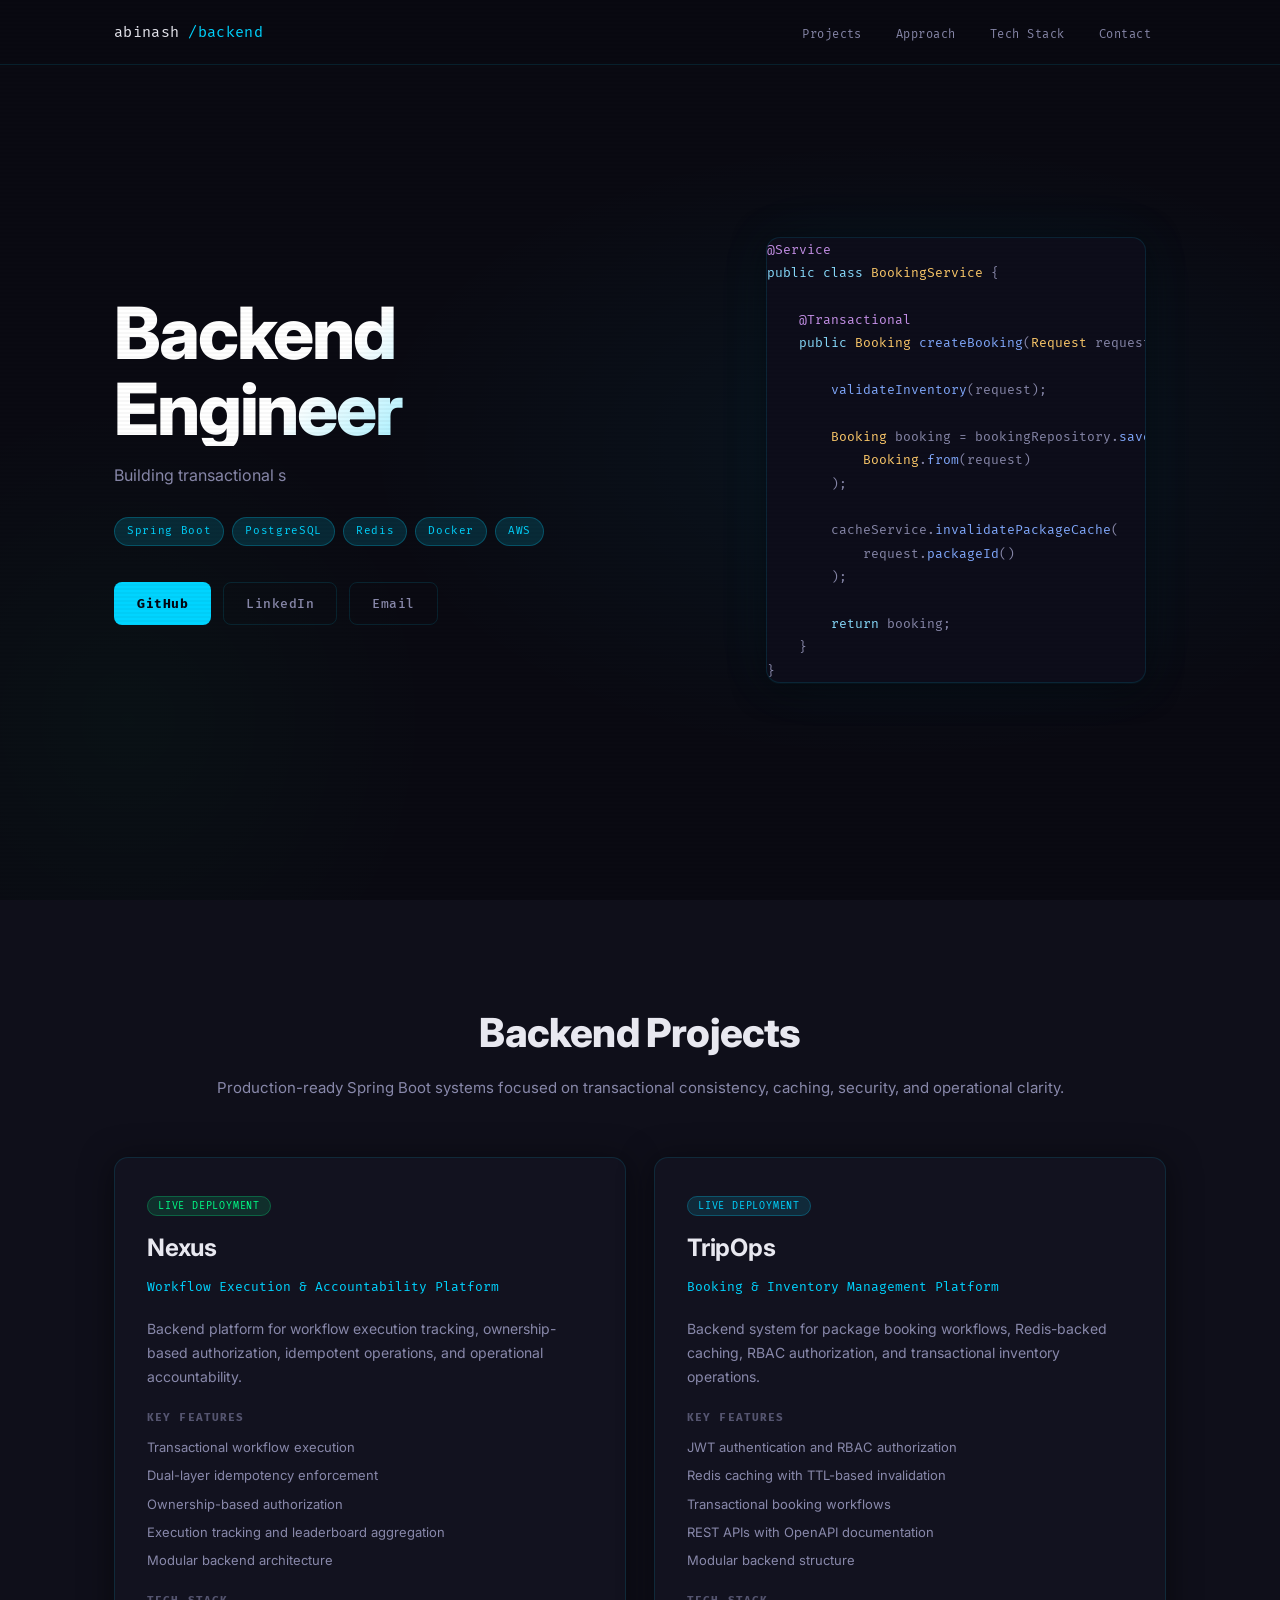
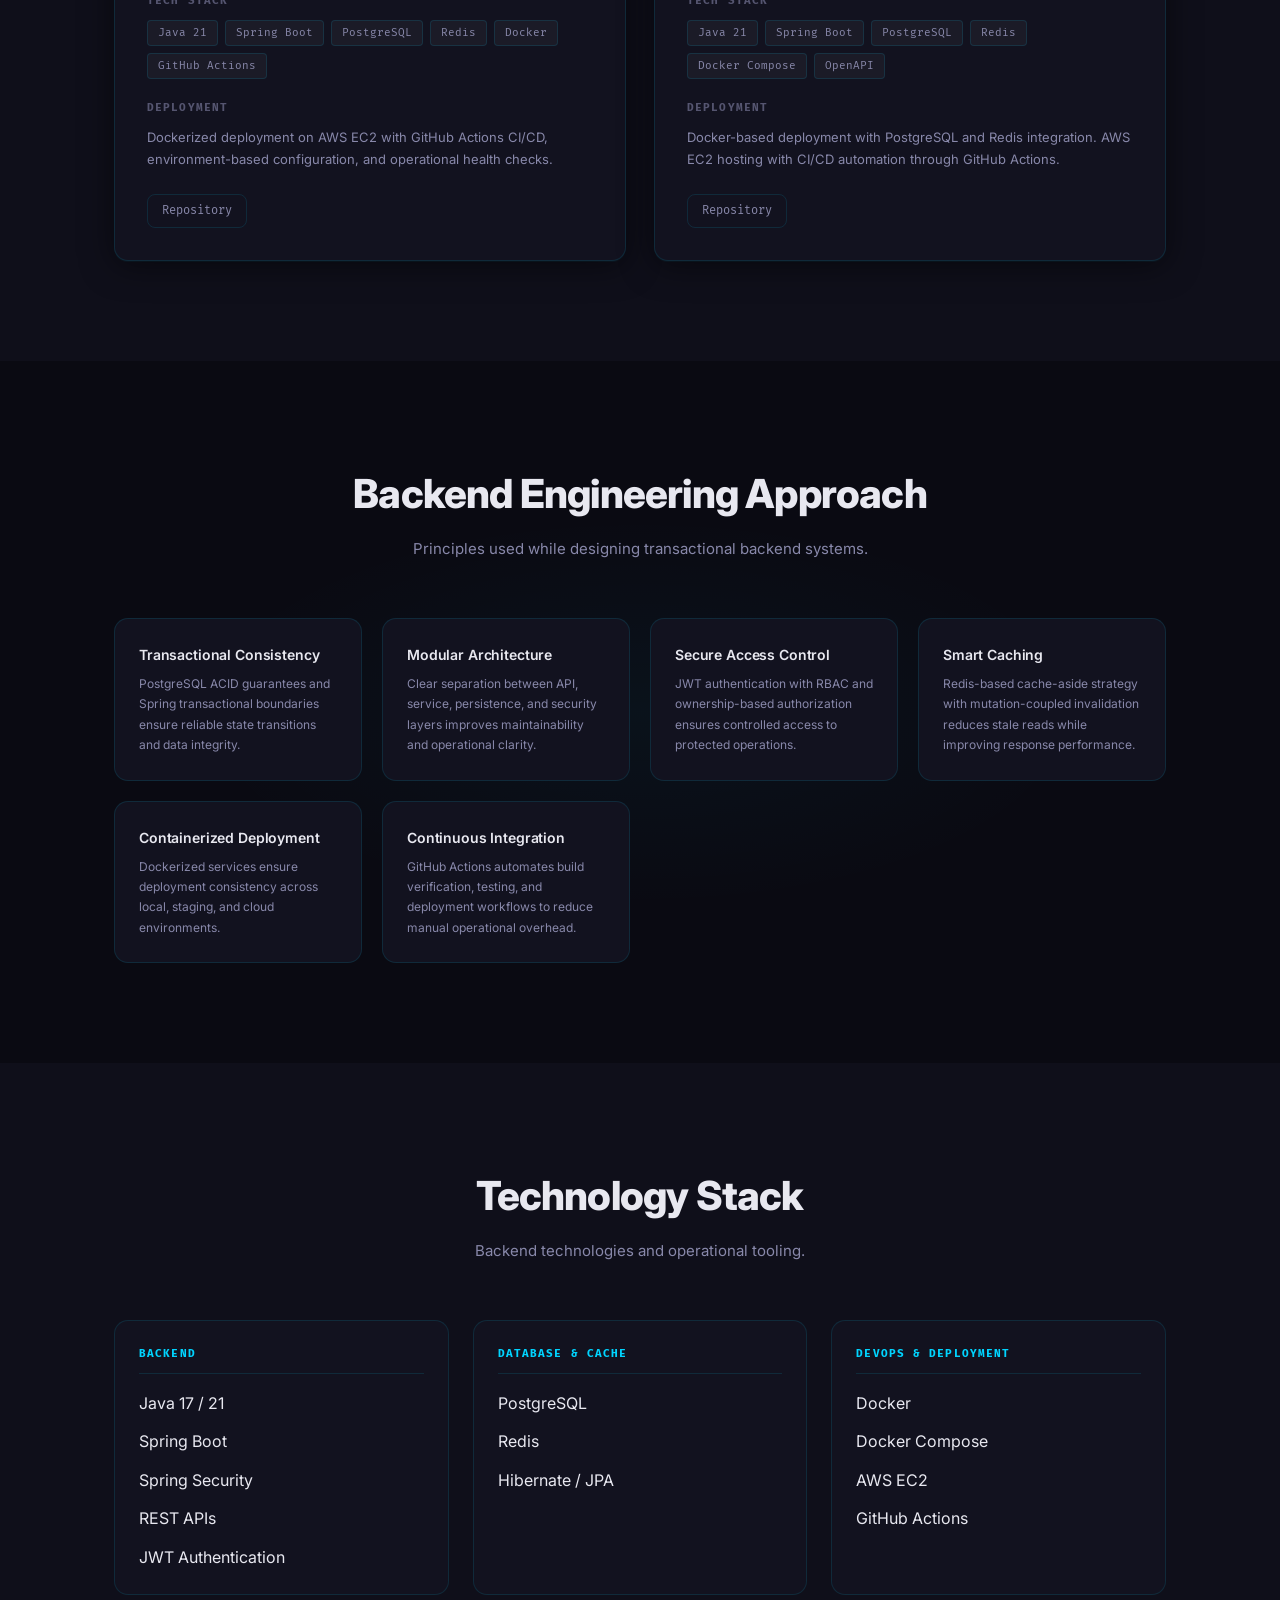
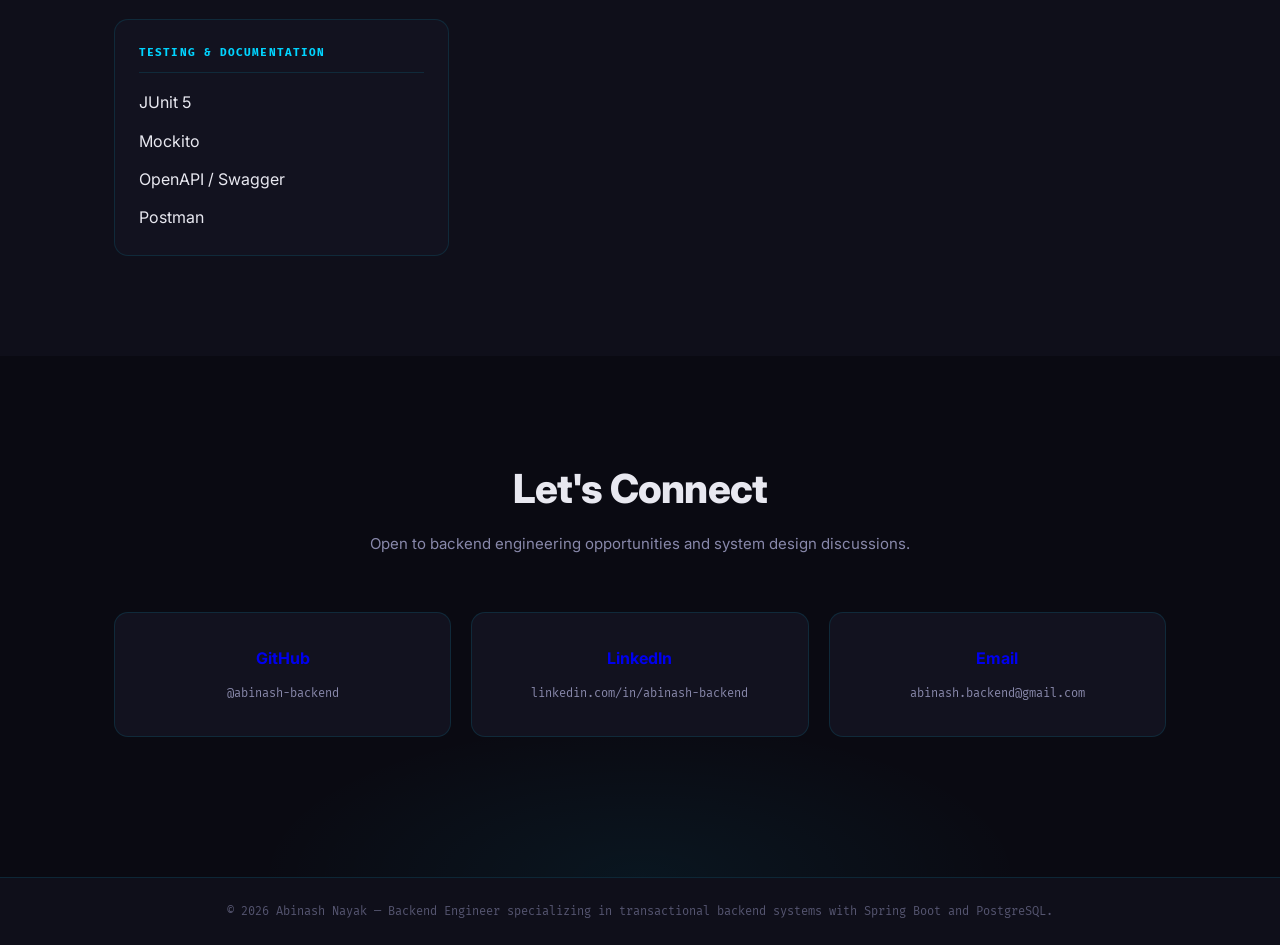
<file: index.html>
<!DOCTYPE html>
<html lang="en">
<head>
  <meta charset="UTF-8" />
  <meta name="viewport" content="width=device-width, initial-scale=1.0" />

  <title>Abinash Nayak | Backend Engineer</title>

  <meta
    name="description"
    content="Backend engineer specializing in Spring Boot transactional systems, PostgreSQL, Redis caching, Docker deployment, and production-ready backend engineering."
  />

  <meta name="robots" content="index, follow" />

  <link
    rel="canonical"
    href="https://abinash-nayak-portfolio.netlify.app"
  />

  <link rel="preconnect" href="https://fonts.googleapis.com" />
  <link rel="preconnect" href="https://fonts.gstatic.com" crossorigin />

  <link
    href="https://fonts.googleapis.com/css2?family=Inter:wght@400;500;600;700;800&family=Fira+Mono:wght@400;500;700&display=swap"
    rel="stylesheet"
  />

  <link rel="stylesheet" href="assets/css/main.css" />
</head>

<body>

  <!-- ================= HEADER ================= -->

  <header class="header">
    <nav class="navbar">
      <div class="container-nav">

        <div class="logo">
          <span class="logo-text">abinash</span>
          <span class="logo-accent">/backend</span>
        </div>

        <ul class="nav-menu">
          <li><a href="#projects" class="nav-link">Projects</a></li>
          <li><a href="#approach" class="nav-link">Approach</a></li>
          <li><a href="#tech-stack" class="nav-link">Tech Stack</a></li>
          <li><a href="#contact" class="nav-link">Contact</a></li>
        </ul>

      </div>
    </nav>
  </header>

  <!-- ================= HERO ================= -->

  <main>

    <section id="hero" class="hero">

      <div class="container-main">

        <div class="hero-content">

          <h1 class="hero-title">
            Backend Engineer
          </h1>

          <p class="hero-subtitle">
            Building transactional backend systems with Spring Boot, PostgreSQL,
            and production-ready engineering practices.
          </p>

          <div class="hero-tech-brands">
            <span class="tech-badge">Spring Boot</span>
            <span class="tech-badge">PostgreSQL</span>
            <span class="tech-badge">Redis</span>
            <span class="tech-badge">Docker</span>
            <span class="tech-badge">AWS</span>
          </div>

          <div class="hero-cta">

            <a
              href="https://github.com/abinash-backend"
              target="_blank"
              class="cta-button primary"
            >
              GitHub
            </a>

            <a
              href="https://linkedin.com/in/abinash-backend"
              target="_blank"
              class="cta-button secondary"
            >
              LinkedIn
            </a>

            <a
              href="mailto:abinash.backend@gmail.com"
              class="cta-button secondary"
            >
              Email
            </a>

          </div>

        </div>

        <!-- HERO CODE BLOCK -->

        <div class="hero-accent">

<pre class="code-snippet"><code>@Service
public class BookingService {

    @Transactional
    public Booking createBooking(Request request) {

        validateInventory(request);

        Booking booking = bookingRepository.save(
            Booking.from(request)
        );

        cacheService.invalidatePackageCache(
            request.packageId()
        );

        return booking;
    }
}</code></pre>

        </div>

      </div>

    </section>

    <!-- ================= PROJECTS ================= -->

    <section id="projects" class="projects">

      <div class="container-main">

        <div class="section-header">
          <h2>Backend Projects</h2>

          <p>
            Production-ready Spring Boot systems focused on transactional
            consistency, caching, security, and operational clarity.
          </p>
        </div>

        <div class="projects-grid">

          <!-- NEXUS -->

          <article class="project-card">

            <div class="project-status">
              <span class="status-badge active">
                Live Deployment
              </span>
            </div>

            <h3 class="project-title">
              Nexus
            </h3>

            <p class="project-subtitle">
              Workflow Execution & Accountability Platform
            </p>

            <p class="project-description">
              Backend platform for workflow execution tracking, ownership-based
              authorization, idempotent operations, and operational accountability.
            </p>

            <div class="project-highlights">

              <h4 class="highlights-title">
                Key Features
              </h4>

              <ul class="highlights-list">
                <li>Transactional workflow execution</li>
                <li>Dual-layer idempotency enforcement</li>
                <li>Ownership-based authorization</li>
                <li>Execution tracking and leaderboard aggregation</li>
                <li>Modular backend architecture</li>
              </ul>

            </div>

            <div class="project-tech-stack">

              <h4 class="tech-title">
                Tech Stack
              </h4>

              <div class="tech-items">
                <span class="tech-item">Java 21</span>
                <span class="tech-item">Spring Boot</span>
                <span class="tech-item">PostgreSQL</span>
                <span class="tech-item">Redis</span>
                <span class="tech-item">Docker</span>
                <span class="tech-item">GitHub Actions</span>
              </div>

            </div>

            <div class="project-deployment">

              <h4 class="deployment-title">
                Deployment
              </h4>

              <p class="deployment-info">
                Dockerized deployment on AWS EC2 with GitHub Actions CI/CD,
                environment-based configuration, and operational health checks.
              </p>

            </div>

            <div class="project-links">

              <a
                href="https://github.com/abinash-backend/nexus-backend"
                target="_blank"
                class="project-link"
              >
                Repository
              </a>

            </div>

          </article>

          <!-- TRIPOPS -->

          <article class="project-card">

            <div class="project-status">
              <span class="status-badge mature">
                Live Deployment
              </span>
            </div>

            <h3 class="project-title">
              TripOps
            </h3>

            <p class="project-subtitle">
              Booking & Inventory Management Platform
            </p>

            <p class="project-description">
              Backend system for package booking workflows, Redis-backed caching,
              RBAC authorization, and transactional inventory operations.
            </p>

            <div class="project-highlights">

              <h4 class="highlights-title">
                Key Features
              </h4>

              <ul class="highlights-list">
                <li>JWT authentication and RBAC authorization</li>
                <li>Redis caching with TTL-based invalidation</li>
                <li>Transactional booking workflows</li>
                <li>REST APIs with OpenAPI documentation</li>
                <li>Modular backend structure</li>
              </ul>

            </div>

            <div class="project-tech-stack">

              <h4 class="tech-title">
                Tech Stack
              </h4>

              <div class="tech-items">
                <span class="tech-item">Java 21</span>
                <span class="tech-item">Spring Boot</span>
                <span class="tech-item">PostgreSQL</span>
                <span class="tech-item">Redis</span>
                <span class="tech-item">Docker Compose</span>
                <span class="tech-item">OpenAPI</span>
              </div>

            </div>

            <div class="project-deployment">

              <h4 class="deployment-title">
                Deployment
              </h4>

              <p class="deployment-info">
                Docker-based deployment with PostgreSQL and Redis integration.
                AWS EC2 hosting with CI/CD automation through GitHub Actions.
              </p>

            </div>

            <div class="project-links">

              <a
                href="https://github.com/abinash-backend/tripops-backend"
                target="_blank"
                class="project-link"
              >
                Repository
              </a>

            </div>

          </article>

        </div>

      </div>

    </section>

    <!-- ================= ENGINEERING APPROACH ================= -->

    <section id="approach" class="architecture">

      <div class="container-main">

        <div class="section-header">
          <h2>Backend Engineering Approach</h2>

          <p>
            Principles used while designing transactional backend systems.
          </p>
        </div>

        <div class="architecture-grid">

          <article class="architecture-item">
            <h3>Transactional Consistency</h3>

            <p>
              PostgreSQL ACID guarantees and Spring transactional boundaries
              ensure reliable state transitions and data integrity.
            </p>
          </article>

          <article class="architecture-item">
            <h3>Modular Architecture</h3>

            <p>
              Clear separation between API, service, persistence, and security
              layers improves maintainability and operational clarity.
            </p>
          </article>

          <article class="architecture-item">
            <h3>Secure Access Control</h3>

            <p>
              JWT authentication with RBAC and ownership-based authorization
              ensures controlled access to protected operations.
            </p>
          </article>

          <article class="architecture-item">
            <h3>Smart Caching</h3>

            <p>
              Redis-based cache-aside strategy with mutation-coupled invalidation
              reduces stale reads while improving response performance.
            </p>
          </article>

          <article class="architecture-item">
            <h3>Containerized Deployment</h3>

            <p>
              Dockerized services ensure deployment consistency across local,
              staging, and cloud environments.
            </p>
          </article>

          <article class="architecture-item">
            <h3>Continuous Integration</h3>

            <p>
              GitHub Actions automates build verification, testing, and deployment
              workflows to reduce manual operational overhead.
            </p>
          </article>

        </div>

      </div>

    </section>

    <!-- ================= TECH STACK ================= -->

    <section id="tech-stack" class="tech-stack">

      <div class="container-main">

        <div class="section-header">
          <h2>Technology Stack</h2>

          <p>
            Backend technologies and operational tooling.
          </p>
        </div>

        <div class="stack-categories">

          <div class="stack-category">

            <h3 class="category-title">
              Backend
            </h3>

            <ul class="stack-list">
              <li>Java 17 / 21</li>
              <li>Spring Boot</li>
              <li>Spring Security</li>
              <li>REST APIs</li>
              <li>JWT Authentication</li>
            </ul>

          </div>

          <div class="stack-category">

            <h3 class="category-title">
              Database & Cache
            </h3>

            <ul class="stack-list">
              <li>PostgreSQL</li>
              <li>Redis</li>
              <li>Hibernate / JPA</li>
            </ul>

          </div>

          <div class="stack-category">

            <h3 class="category-title">
              DevOps & Deployment
            </h3>

            <ul class="stack-list">
              <li>Docker</li>
              <li>Docker Compose</li>
              <li>AWS EC2</li>
              <li>GitHub Actions</li>
            </ul>

          </div>

          <div class="stack-category">

            <h3 class="category-title">
              Testing & Documentation
            </h3>

            <ul class="stack-list">
              <li>JUnit 5</li>
              <li>Mockito</li>
              <li>OpenAPI / Swagger</li>
              <li>Postman</li>
            </ul>

          </div>

        </div>

      </div>

    </section>

    <!-- ================= CONTACT ================= -->

    <section id="contact" class="contact">

      <div class="container-main">

        <div class="section-header">
          <h2>Let's Connect</h2>

          <p>
            Open to backend engineering opportunities and system design discussions.
          </p>
        </div>

        <div class="contact-grid">

          <a
            href="https://github.com/abinash-backend"
            target="_blank"
            class="contact-card"
          >
            <h3>GitHub</h3>
            <p>@abinash-backend</p>
          </a>

          <a
            href="https://linkedin.com/in/abinash-backend"
            target="_blank"
            class="contact-card"
          >
            <h3>LinkedIn</h3>
            <p>linkedin.com/in/abinash-backend</p>
          </a>

          <a
            href="mailto:abinash.backend@gmail.com"
            class="contact-card"
          >
            <h3>Email</h3>
            <p>abinash.backend@gmail.com</p>
          </a>

        </div>

      </div>

    </section>

  </main>

  <!-- ================= FOOTER ================= -->

  <footer class="footer">

    <div class="container-main">

      <p>
        © 2026 Abinash Nayak — Backend Engineer specializing in transactional
        backend systems with Spring Boot and PostgreSQL.
      </p>

    </div>

  </footer>

  <script src="assets/js/main.js"></script>

</body>
</html>
</file>
<file: assets/css/main.css>
/* ============================================
   ABINASH NAYAK | BACKEND PORTFOLIO
   Dark terminal aesthetic · Cyan accent
   ============================================ */

/* ── RESET & BASE ── */
*, *::before, *::after { box-sizing: border-box; margin: 0; padding: 0; }

:root {
  --bg-primary:    #0a0a12;
  --bg-secondary:  #0f0f1a;
  --bg-card:       #12121f;
  --bg-card-hover: #16162a;
  --bg-snippet:    #0d0d1a;

  --cyan:          #00d4ff;
  --cyan-dim:      rgba(0, 212, 255, 0.15);
  --cyan-glow:     rgba(0, 212, 255, 0.08);
  --green:         #00ff88;
  --amber:         #ffb347;

  --text-primary:  #e8e8f0;
  --text-secondary:#8888aa;
  --text-muted:    #555570;

  --border:        rgba(0, 212, 255, 0.12);
  --border-hover:  rgba(0, 212, 255, 0.35);

  --font-sans:     'Inter', system-ui, sans-serif;
  --font-mono:     'Fira Mono', 'Cascadia Code', monospace;

  --radius:        8px;
  --radius-lg:     14px;
  --transition:    0.22s ease;
  --shadow-card:   0 4px 32px rgba(0,0,0,0.5), 0 1px 0 rgba(0,212,255,0.06);
}

html { scroll-behavior: smooth; }

body {
  font-family: var(--font-sans);
  background: var(--bg-primary);
  color: var(--text-primary);
  line-height: 1.65;
  overflow-x: hidden;
}

/* subtle scanline overlay */
body::before {
  content: '';
  position: fixed;
  inset: 0;
  background: repeating-linear-gradient(
    0deg,
    transparent,
    transparent 2px,
    rgba(0,0,0,0.03) 2px,
    rgba(0,0,0,0.03) 4px
  );
  pointer-events: none;
  z-index: 9999;
}

/* ── LAYOUT ── */
.container-main {
  max-width: 1100px;
  margin: 0 auto;
  padding: 0 24px;
}
.container-nav {
  max-width: 1100px;
  margin: 0 auto;
  padding: 0 24px;
  display: flex;
  align-items: center;
  justify-content: space-between;
  height: 64px;
}

/* ── HEADER / NAV ── */
.header {
  position: fixed;
  top: 0; left: 0; right: 0;
  z-index: 100;
  background: rgba(10, 10, 18, 0.85);
  backdrop-filter: blur(12px);
  border-bottom: 1px solid var(--border);
}

.logo {
  font-family: var(--font-mono);
  font-size: 15px;
  letter-spacing: 0.02em;
  user-select: none;
}
.logo-text  { color: var(--text-primary); }
.logo-accent { color: var(--cyan); }

.nav-menu {
  display: flex;
  gap: 4px;
  list-style: none;
}
.nav-link {
  font-family: var(--font-mono);
  font-size: 12px;
  color: var(--text-secondary);
  text-decoration: none;
  padding: 6px 14px;
  border-radius: var(--radius);
  border: 1px solid transparent;
  transition: color var(--transition), border-color var(--transition), background var(--transition);
  letter-spacing: 0.04em;
}
.nav-link:hover {
  color: var(--cyan);
  border-color: var(--border);
  background: var(--cyan-glow);
}

/* ── HERO ── */
.hero {
  min-height: 100vh;
  display: flex;
  align-items: center;
  padding: 100px 0 80px;
  background:
    radial-gradient(ellipse 60% 50% at 70% 50%, rgba(0,212,255,0.05) 0%, transparent 70%),
    radial-gradient(ellipse 40% 60% at 10% 80%, rgba(0,255,136,0.03) 0%, transparent 60%),
    var(--bg-primary);
}

.hero .container-main {
  display: grid;
  grid-template-columns: 1fr 420px;
  gap: 60px;
  align-items: center;
}

.hero-title {
  font-size: clamp(42px, 6vw, 72px);
  font-weight: 800;
  letter-spacing: -0.03em;
  line-height: 1.05;
  margin-bottom: 16px;
  background: linear-gradient(135deg, #ffffff 40%, var(--cyan) 100%);
  -webkit-background-clip: text;
  -webkit-text-fill-color: transparent;
  background-clip: text;
}

.hero-subtitle {
  font-size: 16px;
  color: var(--text-secondary);
  max-width: 480px;
  margin-bottom: 28px;
  line-height: 1.7;
}

.hero-tech-brands {
  display: flex;
  flex-wrap: wrap;
  gap: 8px;
  margin-bottom: 36px;
}
.tech-badge {
  font-family: var(--font-mono);
  font-size: 11px;
  color: var(--cyan);
  background: var(--cyan-dim);
  border: 1px solid rgba(0,212,255,0.25);
  padding: 4px 12px;
  border-radius: 20px;
  letter-spacing: 0.06em;
}

/* CTA buttons */
.hero-cta { display: flex; gap: 12px; flex-wrap: wrap; }

.cta-button {
  display: inline-flex;
  align-items: center;
  gap: 8px;
  font-family: var(--font-mono);
  font-size: 13px;
  font-weight: 500;
  letter-spacing: 0.04em;
  padding: 10px 22px;
  border-radius: var(--radius);
  text-decoration: none;
  transition: all var(--transition);
  border: 1px solid transparent;
}
.cta-button .icon { width: 16px; height: 16px; flex-shrink: 0; }

.cta-button.primary {
  background: var(--cyan);
  color: #050510;
  font-weight: 700;
}
.cta-button.primary:hover {
  background: #33ddff;
  box-shadow: 0 0 24px rgba(0,212,255,0.4);
  transform: translateY(-1px);
}

.cta-button.secondary {
  background: transparent;
  color: var(--text-secondary);
  border-color: var(--border);
}
.cta-button.secondary:hover {
  color: var(--cyan);
  border-color: var(--border-hover);
  background: var(--cyan-glow);
  transform: translateY(-1px);
}

/* Code snippet */
.hero-accent {
  display: flex;
  justify-content: center;
}
.code-snippet {
  background: var(--bg-snippet);
  border: 1px solid var(--border);
  border-radius: var(--radius-lg);
  overflow: hidden;
  width: 100%;
  max-width: 380px;
  box-shadow: var(--shadow-card), 0 0 60px rgba(0,212,255,0.06);
  animation: floatSnippet 6s ease-in-out infinite;
}
@keyframes floatSnippet {
  0%, 100% { transform: translateY(0); }
  50%       { transform: translateY(-8px); }
}

.snippet-header {
  display: flex;
  align-items: center;
  padding: 10px 16px;
  background: rgba(0,212,255,0.05);
  border-bottom: 1px solid var(--border);
  gap: 8px;
}
.snippet-header::before {
  content: '';
  display: flex;
  width: 10px; height: 10px;
  border-radius: 50%;
  background: #ff5f57;
  box-shadow: 18px 0 0 #febc2e, 36px 0 0 #28c840;
}
.snippet-lang {
  font-family: var(--font-mono);
  font-size: 11px;
  color: var(--text-muted);
  margin-left: auto;
  letter-spacing: 0.06em;
}

.code-snippet pre {
  padding: 20px 20px 24px;
  overflow: auto;
}
.code-snippet code {
  font-family: var(--font-mono);
  font-size: 13px;
  line-height: 1.8;
  color: var(--text-secondary);
  white-space: pre;
  display: block;
}

/* ── SECTION BASE ── */
section { padding: 100px 0; }

.section-header {
  text-align: center;
  margin-bottom: 56px;
}
.section-header h2 {
  font-size: clamp(28px, 4vw, 40px);
  font-weight: 800;
  letter-spacing: -0.02em;
  margin-bottom: 10px;
}
.section-header p {
  color: var(--text-secondary);
  font-size: 15px;
}

/* ── PROJECTS ── */
.projects { background: var(--bg-secondary); }

.projects-grid {
  display: grid;
  grid-template-columns: 1fr 1fr;
  gap: 28px;
}

.project-card {
  background: var(--bg-card);
  border: 1px solid var(--border);
  border-radius: var(--radius-lg);
  padding: 32px;
  display: flex;
  flex-direction: column;
  gap: 20px;
  box-shadow: var(--shadow-card);
  transition: border-color var(--transition), transform var(--transition), box-shadow var(--transition);
  position: relative;
  overflow: hidden;
}
.project-card::before {
  content: '';
  position: absolute;
  top: 0; left: 0; right: 0;
  height: 2px;
  background: linear-gradient(90deg, var(--cyan), transparent);
  opacity: 0;
  transition: opacity var(--transition);
}
.project-card:hover {
  border-color: var(--border-hover);
  transform: translateY(-3px);
  box-shadow: var(--shadow-card), 0 0 40px rgba(0,212,255,0.08);
}
.project-card:hover::before { opacity: 1; }

.project-status { margin-bottom: -8px; }
.status-badge {
  font-family: var(--font-mono);
  font-size: 10px;
  letter-spacing: 0.08em;
  text-transform: uppercase;
  padding: 3px 10px;
  border-radius: 20px;
}
.status-badge.active  { background: rgba(0,255,136,0.12); color: var(--green); border: 1px solid rgba(0,255,136,0.25); }
.status-badge.mature  { background: rgba(0,212,255,0.12); color: var(--cyan);  border: 1px solid rgba(0,212,255,0.25); }

.project-title {
  font-size: 24px;
  font-weight: 700;
  letter-spacing: -0.01em;
}
.project-subtitle {
  font-size: 13px;
  color: var(--cyan);
  font-family: var(--font-mono);
  margin-top: -12px;
}
.project-description {
  font-size: 14px;
  color: var(--text-secondary);
  line-height: 1.7;
}

.highlights-title, .tech-title, .deployment-title {
  font-size: 11px;
  text-transform: uppercase;
  letter-spacing: 0.1em;
  color: var(--text-muted);
  font-family: var(--font-mono);
  margin-bottom: 10px;
}
.highlights-list { list-style: none; display: flex; flex-direction: column; gap: 7px; }
.highlights-list li {
  display: flex;
  gap: 10px;
  font-size: 13px;
  color: var(--text-secondary);
  align-items: flex-start;
}
.highlight-icon {
  color: var(--cyan);
  font-family: var(--font-mono);
  font-size: 12px;
  flex-shrink: 0;
  margin-top: 2px;
}

.tech-items { display: flex; flex-wrap: wrap; gap: 7px; }
.tech-item {
  font-family: var(--font-mono);
  font-size: 11px;
  color: var(--text-secondary);
  background: rgba(255,255,255,0.04);
  border: 1px solid var(--border);
  padding: 3px 10px;
  border-radius: 4px;
  transition: color var(--transition), border-color var(--transition);
}
.tech-item:hover { color: var(--cyan); border-color: rgba(0,212,255,0.3); }

.deployment-info {
  font-size: 13px;
  color: var(--text-secondary);
  line-height: 1.65;
}

.project-links {
  display: flex;
  gap: 12px;
  margin-top: auto;
  padding-top: 4px;
}
.project-link {
  display: inline-flex;
  align-items: center;
  gap: 6px;
  font-family: var(--font-mono);
  font-size: 12px;
  color: var(--text-secondary);
  text-decoration: none;
  border: 1px solid var(--border);
  padding: 6px 14px;
  border-radius: var(--radius);
  transition: all var(--transition);
}
.project-link .icon { width: 14px; height: 14px; }
.project-link:hover {
  color: var(--cyan);
  border-color: var(--border-hover);
  background: var(--cyan-glow);
}

/* ── APPROACH / ARCHITECTURE ── */
.architecture {
  background:
    radial-gradient(ellipse 50% 40% at 50% 50%, rgba(0,212,255,0.04) 0%, transparent 70%),
    var(--bg-primary);
}

.architecture-grid {
  display: grid;
  grid-template-columns: repeat(4, 1fr);
  gap: 20px;
}

.architecture-item {
  background: var(--bg-card);
  border: 1px solid var(--border);
  border-radius: var(--radius-lg);
  padding: 24px;
  transition: border-color var(--transition), transform var(--transition);
}
.architecture-item:hover {
  border-color: var(--border-hover);
  transform: translateY(-2px);
}

.arch-icon {
  width: 40px; height: 40px;
  background: var(--cyan-dim);
  border-radius: var(--radius);
  display: flex;
  align-items: center;
  justify-content: center;
  margin-bottom: 14px;
}
.arch-icon svg {
  width: 20px; height: 20px;
  stroke: var(--cyan);
}

.architecture-item h3 {
  font-size: 14px;
  font-weight: 600;
  margin-bottom: 8px;
  letter-spacing: -0.01em;
}
.architecture-item p {
  font-size: 12px;
  color: var(--text-secondary);
  line-height: 1.7;
}

/* ── TECH STACK ── */
.tech-stack { background: var(--bg-secondary); }

.stack-categories {
  display: grid;
  grid-template-columns: repeat(3, 1fr);
  gap: 24px;
}
.stack-category {
  background: var(--bg-card);
  border: 1px solid var(--border);
  border-radius: var(--radius-lg);
  padding: 24px;
}
.category-title {
  font-family: var(--font-mono);
  font-size: 11px;
  text-transform: uppercase;
  letter-spacing: 0.1em;
  color: var(--cyan);
  margin-bottom: 16px;
  padding-bottom: 10px;
  border-bottom: 1px solid var(--border);
}
.stack-list { list-style: none; display: flex; flex-direction: column; gap: 12px; }
.stack-list li { display: flex; flex-direction: column; gap: 2px; }
.stack-name {
  font-size: 13px;
  font-weight: 600;
  color: var(--text-primary);
}
.stack-desc {
  font-size: 11px;
  color: var(--text-muted);
  line-height: 1.5;
}

/* ── CONTACT ── */
.contact {
  background:
    radial-gradient(ellipse 50% 50% at 50% 100%, rgba(0,212,255,0.06) 0%, transparent 60%),
    var(--bg-primary);
}

.contact-grid {
  display: grid;
  grid-template-columns: repeat(3, 1fr);
  gap: 20px;
  margin-bottom: 40px;
}
.contact-card {
  background: var(--bg-card);
  border: 1px solid var(--border);
  border-radius: var(--radius-lg);
  padding: 32px 24px;
  text-align: center;
  text-decoration: none;
  display: flex;
  flex-direction: column;
  align-items: center;
  gap: 12px;
  transition: all var(--transition);
}
.contact-card:hover {
  border-color: var(--border-hover);
  background: var(--bg-card-hover);
  transform: translateY(-3px);
  box-shadow: 0 8px 32px rgba(0,212,255,0.1);
}
.contact-icon {
  width: 48px; height: 48px;
  background: var(--cyan-dim);
  border-radius: var(--radius);
  display: flex;
  align-items: center;
  justify-content: center;
}
.contact-icon svg {
  width: 22px; height: 22px;
  fill: var(--cyan);
  stroke: none;
}
.contact-icon svg[stroke="currentColor"] {
  fill: none;
  stroke: var(--cyan);
}
.contact-card h3 {
  font-size: 16px;
  font-weight: 700;
}
.contact-card p {
  font-family: var(--font-mono);
  font-size: 12px;
  color: var(--text-secondary);
}
.contact-cta {
  text-align: center;
  max-width: 520px;
  margin: 0 auto;
}
.contact-cta p {
  font-size: 14px;
  color: var(--text-secondary);
  line-height: 1.7;
}

/* ── FOOTER ── */
.footer {
  background: var(--bg-secondary);
  border-top: 1px solid var(--border);
  padding: 24px 0;
  text-align: center;
}
.footer p {
  font-family: var(--font-mono);
  font-size: 12px;
  color: var(--text-muted);
}

/* ── ANIMATIONS / SCROLL REVEAL ── */
.reveal {
  opacity: 0;
  transform: translateY(24px);
  transition: opacity 0.55s ease, transform 0.55s ease;
}
.reveal.visible {
  opacity: 1;
  transform: translateY(0);
}
.reveal-delay-1 { transition-delay: 0.08s; }
.reveal-delay-2 { transition-delay: 0.16s; }
.reveal-delay-3 { transition-delay: 0.24s; }
.reveal-delay-4 { transition-delay: 0.32s; }

/* ── RESPONSIVE ── */
@media (max-width: 1024px) {
  .architecture-grid { grid-template-columns: repeat(2, 1fr); }
  .stack-categories   { grid-template-columns: repeat(2, 1fr); }
}

@media (max-width: 768px) {
  .hero .container-main {
    grid-template-columns: 1fr;
  }
  .hero-accent { display: none; }
  .projects-grid { grid-template-columns: 1fr; }
  .architecture-grid { grid-template-columns: 1fr 1fr; }
  .stack-categories   { grid-template-columns: 1fr; }
  .contact-grid       { grid-template-columns: 1fr; }

  .nav-menu { display: none; }
  section { padding: 72px 0; }
}

@media (max-width: 480px) {
  .architecture-grid { grid-template-columns: 1fr; }
  .hero-title { font-size: 38px; }
}
</file>
